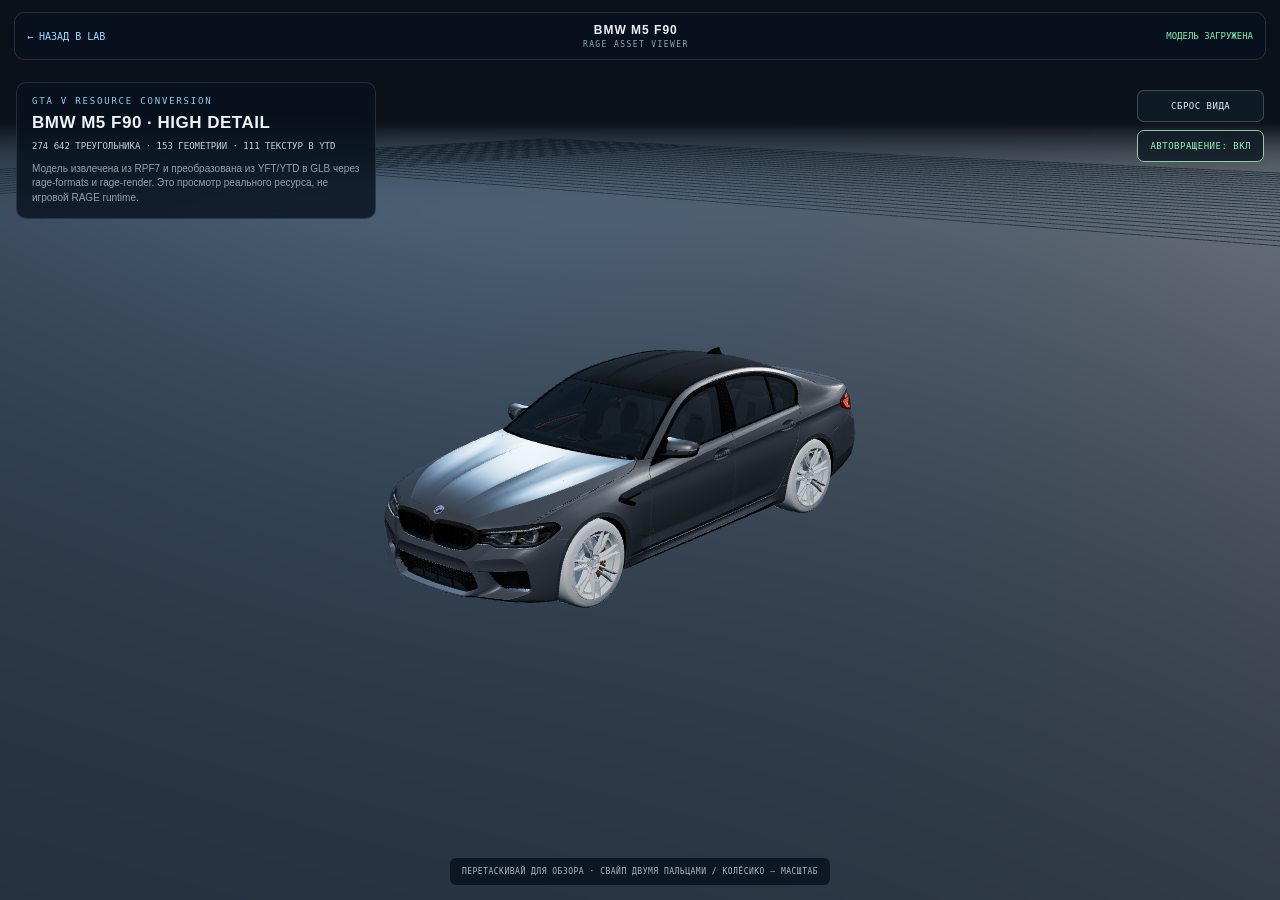
<file: browser/bmw-viewer.html>
<!doctype html>
<html lang="ru">
<head>
<meta charset="utf-8">
<meta name="viewport" content="width=device-width,initial-scale=1,maximum-scale=1,user-scalable=no,viewport-fit=cover">
<meta name="theme-color" content="#080d13">
<title>BMW M5 F90 — RAGE Asset Viewer</title>
<link rel="stylesheet" href="./bmw-viewer.css">
<script type="importmap">
{"imports":{"three":"./vendor/three.module.js"}}
</script>
</head>
<body>
<canvas id="viewport" aria-label="3D модель BMW M5 F90"></canvas>
<header class="viewer-header">
  <a class="viewer-back" href="./index.html">← НАЗАД В LAB</a>
  <div class="viewer-title">BMW M5 F90 <span>RAGE ASSET VIEWER</span></div>
  <div id="load-state" class="viewer-state">ЗАГРУЗКА GLB…</div>
</header>
<section class="viewer-info">
  <div class="viewer-kicker">GTA V RESOURCE CONVERSION</div>
  <div class="viewer-model">BMW M5 F90 · HIGH DETAIL</div>
  <div class="viewer-stats">274 642 ТРЕУГОЛЬНИКА · 153 ГЕОМЕТРИИ · 111 ТЕКСТУР В YTD</div>
  <div class="viewer-note">Модель извлечена из RPF7 и преобразована из YFT/YTD в GLB через rage-formats и rage-render. Это просмотр реального ресурса, не игровой RAGE runtime.</div>
</section>
<div class="viewer-controls">
  <button id="reset-view">СБРОС ВИДА</button>
  <button id="auto-rotate" class="active">АВТОВРАЩЕНИЕ: ВКЛ</button>
</div>
<div class="viewer-help">ПЕРЕТАСКИВАЙ ДЛЯ ОБЗОРА · СВАЙП ДВУМЯ ПАЛЬЦАМИ / КОЛЁСИКО — МАСШТАБ</div>
<script type="module" src="./bmw-viewer.js"></script>
</body>
</html>
</file>
<file: browser/bmw-viewer.css>
*{box-sizing:border-box}html,body{margin:0;width:100%;height:100%;overflow:hidden;background:#080d13;color:#eef3f7;font-family:-apple-system,BlinkMacSystemFont,"Segoe UI",sans-serif;touch-action:none}#viewport{display:block;width:100%;height:100%;touch-action:none;background:radial-gradient(ellipse at 50% 42%,#233341 0%,#0b1118 68%)}.viewer-header{position:fixed;z-index:2;top:calc(env(safe-area-inset-top) + 12px);left:14px;right:14px;display:flex;align-items:center;justify-content:space-between;gap:12px;padding:10px 12px;border:1px solid #ffffff20;border-radius:10px;background:#07111ddd;backdrop-filter:blur(14px)}.viewer-back{color:#9edbff;text-decoration:none;font:10px ui-monospace,monospace;white-space:nowrap}.viewer-title{font-size:12px;font-weight:900;letter-spacing:1px;text-align:center}.viewer-title span{display:block;margin-top:3px;color:#90a8ba;font:8px ui-monospace,monospace;letter-spacing:1.4px}.viewer-state{font:9px ui-monospace,monospace;color:#f0d48a;white-space:nowrap}.viewer-state.ready{color:#83f0b5}.viewer-state.error{color:#ff9292}.viewer-info{position:fixed;left:16px;top:calc(env(safe-area-inset-top) + 82px);width:min(360px,calc(100vw - 32px));padding:13px 15px;border:1px solid #ffffff1e;border-radius:10px;background:#07111dcc;backdrop-filter:blur(12px);pointer-events:none}.viewer-kicker{font:9px ui-monospace,monospace;letter-spacing:1.8px;color:#8dcdf2}.viewer-model{margin-top:7px;font-size:17px;font-weight:900;letter-spacing:.5px}.viewer-stats{margin-top:7px;color:#c2d1dc;font:9px ui-monospace,monospace;line-height:1.5}.viewer-note{margin-top:8px;color:#8fa3b2;font-size:10px;line-height:1.45}.viewer-controls{position:fixed;right:16px;top:calc(env(safe-area-inset-top) + 90px);display:flex;flex-direction:column;gap:8px}.viewer-controls button{padding:10px 12px;border:1px solid #ffffff35;border-radius:7px;background:#101d28dd;color:#eaf4fb;font:9px ui-monospace,monospace;letter-spacing:.5px}.viewer-controls button.active{border-color:#8fc9a6;color:#9cf0b7}.viewer-help{position:fixed;left:50%;bottom:calc(env(safe-area-inset-bottom) + 14px);transform:translateX(-50%);width:max-content;max-width:calc(100vw - 24px);padding:9px 12px;border:1px solid #ffffff20;border-radius:7px;background:#07111dcc;color:#a8bac7;text-align:center;font:8px ui-monospace,monospace;letter-spacing:.5px}@media(max-width:600px){.viewer-header{flex-wrap:wrap}.viewer-title{order:3;width:100%;text-align:left}.viewer-info{top:calc(env(safe-area-inset-top) + 98px);width:calc(100vw - 32px)}.viewer-controls{top:auto;bottom:calc(env(safe-area-inset-bottom) + 58px);right:12px}.viewer-controls button{font-size:8px;padding:8px}.viewer-help{font-size:7px}.viewer-note{max-width:75%}}
</file>
